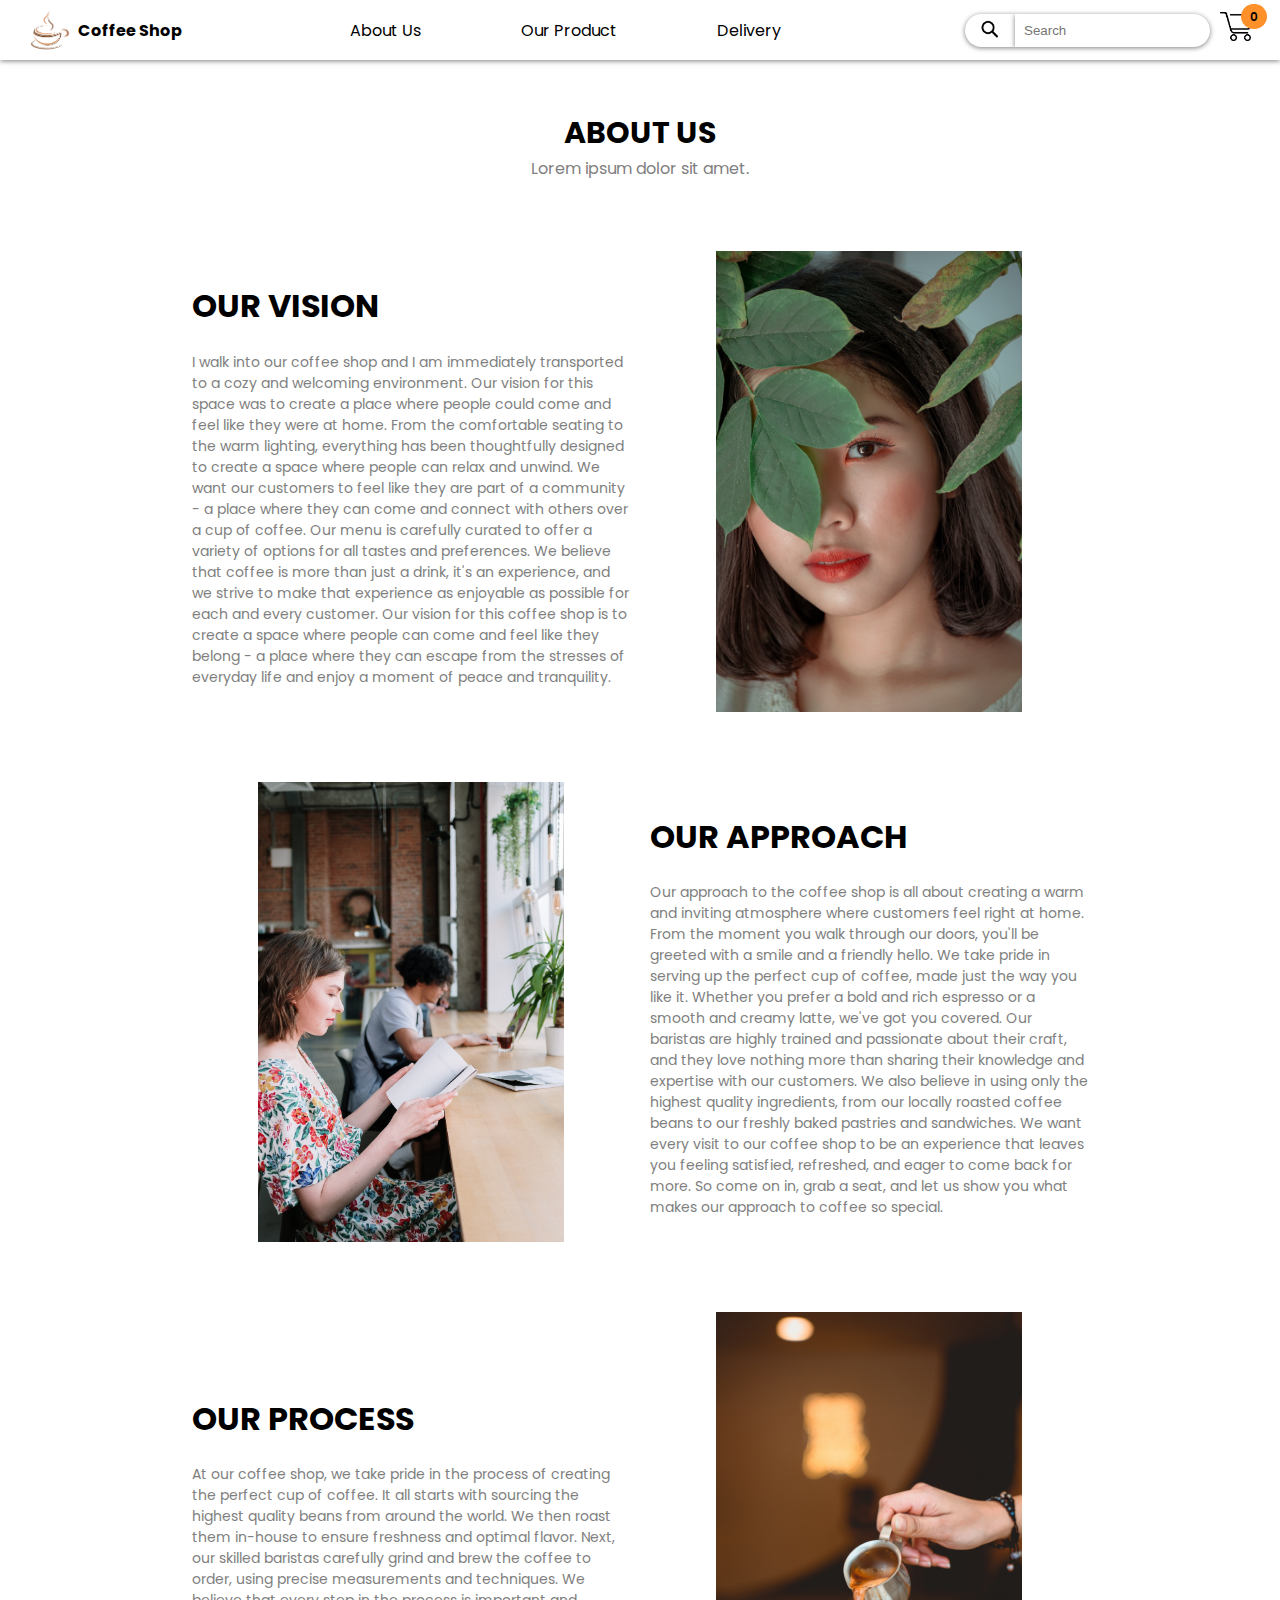
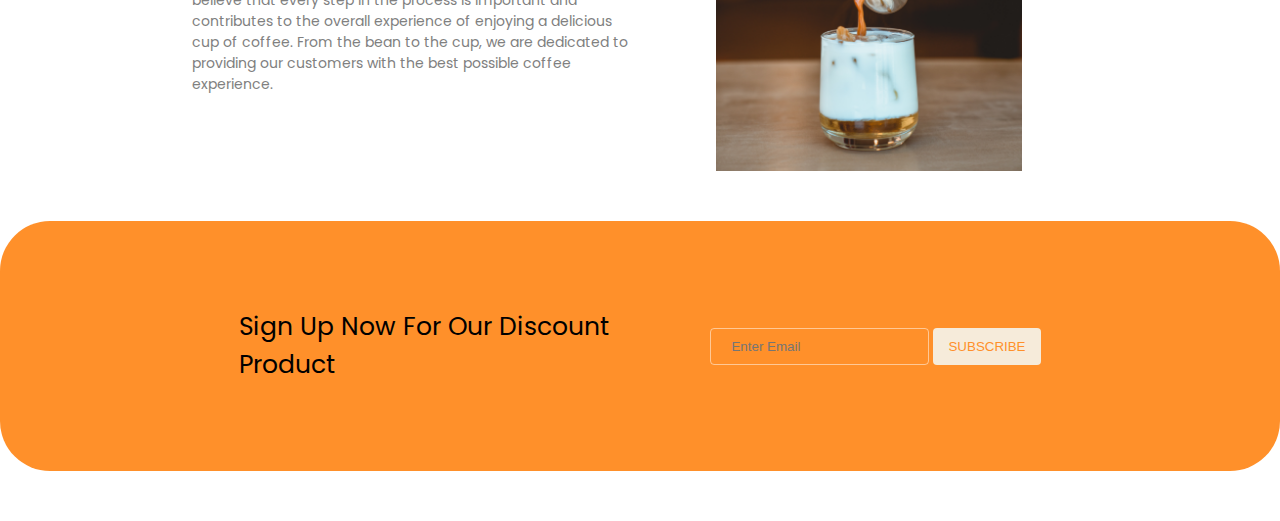
<file: Aboutus/Aboutus.html>
<!DOCTYPE html>
<html lang="en">
<head>
    <meta charset="UTF-8">
    <meta http-equiv="X-UA-Compatible" content="IE=edge">
    <meta name="viewport" content="width=device-width, initial-scale=1.0">
    <title>About us</title>
    <link rel="stylesheet" href="main.css">
    <link rel="stylesheet" href="../menu-css/header.css">
    <link rel="stylesheet" href="header.css">
    <link rel="stylesheet" href="Discount.css">
    <link rel="preconnect" href="https://fonts.googleapis.com">
    <link rel="preconnect" href="https://fonts.gstatic.com" crossorigin>
    <link href="https://fonts.googleapis.com/css2?family=Poppins:ital,wght@0,100;0,200;0,300;0,400;0,500;0,600;0,700;0,800;0,900;1,200;1,300;1,400;1,600;1,900&family=Roboto:wght@400;500;700&display=swap" rel="stylesheet">
    <link rel="stylesheet" href="bodyElement.css">
</head>
<body>
    <div class="header">
        <div class="left-section">
            <img class="coffee-img" src="../image/coffee-logo-png-7502.png" alt="">
            <div class="logo-title">
                <a class="title" href="../index.html">Coffee Shop</a>
            </div>     
        </div>
        <div class="middle-section">
            <a href="Aboutus.html">About Us</a>
            <a href="../OurProduct/product.html">Our Product</a>
            <a href="../Delivery/Delivery.html">Delivery</a>
        </div>
        <div class="right-section">
            <div class="SearchBasket">
                <div class="SearchPart">
                    <button class="Search-btn">
                        <img class="search-img" src="../image/Search.png" alt="">
                    </button>
                    <input class="header-search" placeholder="Search" type="text">
                </div>
                <div class="BasketPart">
                    <a href="../Delivery/Delivery.html"><img class="Basket-img" src="../image/shopping-cart-20392.png" alt=""></a> 
                    <p style="color:black;" id="basket-item-count" class="basket-item-count">0</p>
                </div>
                
            </div>
        </div> 
        <div class="right-section2">
            <div id="BasketPart" class="BasketPart">
                <a href="../Delivery/Delivery.html"><img class="Basket-img" src="../image/shopping-cart-20392.png" alt=""></a> 
                <p style="color:black;" id="basket-item-count2" class="basket-item-count">0</p>
            </div>
            <div class="burger-menu">
                <img onClick="changeIcon();" id="burger-img-source" src="../image/burgerMenu.png" alt="">
            </div>
        </div>
        <div id="header-navigation-section" class="header-navigation-section">
                <a href="Aboutus.html">About us</a>
                <a href="../OurProduct/product.html">Our Product</a>
                <a href="../Delivery/Delivery.html">Delivery</a>
        </div>    
    </div>
    <section class="body-element">
        <div class="presentation-element">
            <h2 class="Aboutus-h2">
                ABOUT US
            </h2>
            <p class="About-description">
                Lorem ipsum dolor sit amet.
            </p>
        </div>
        <div class="element-parts">
            <div class="description-part">
                <h1>
                    OUR VISION
                </h1>
                <p>
                    I walk into our coffee shop and I am immediately transported to a cozy and welcoming environment. 
                    Our vision for this space was to create a place where people could come and feel like they were at home. 
                    From the comfortable seating to the warm lighting, everything has been thoughtfully designed to create a space where people can relax and unwind. 
                    We want our customers to feel like they are part of a community - a place where they can come and connect with others over a cup of coffee. 
                    Our menu is carefully curated to offer a variety of options for all tastes and preferences. 
                    We believe that coffee is more than just a drink, it's an experience, and we strive to make that experience as enjoyable as possible for each and every customer.
                    Our vision for this coffee shop is to create a space where people can come and feel like they belong - a place where they can escape from the stresses of everyday life and enjoy a moment of peace and tranquility.
                </p>
            </div>
            <div class="Image-part">
                <img src="images/pexels-min-an-1079791.jpg" alt="">
            </div>
        </div>
        <div class="element-parts">
            <div class="Image-part">
                <img src="images/pexels-cottonbro-studio-4827510.jpg" alt="">
            </div>
            <div class="description-part">
                <h1>
                    OUR APPROACH
                </h1>
                <p>
                    Our approach to the coffee shop is all about creating a warm and inviting atmosphere where customers feel right at home. 
                    From the moment you walk through our doors, you'll be greeted with a smile and a friendly hello. 
                    We take pride in serving up the perfect cup of coffee, made just the way you like it. 
                    Whether you prefer a bold and rich espresso or a smooth and creamy latte, we've got you covered. 
                    Our baristas are highly trained and passionate about their craft, and they love nothing more than sharing their knowledge and expertise with our customers.
                    We also believe in using only the highest quality ingredients, from our locally roasted coffee beans to our freshly baked pastries and sandwiches. 
                    We want every visit to our coffee shop to be an experience that leaves you feeling satisfied, refreshed, and eager to come back for more. 
                    So come on in, grab a seat, and let us show you what makes our approach to coffee so special.
                </p>
            </div>
            
        </div>
        <div class="element-parts">
            <div class="description-part">
                <h1>
                    OUR PROCESS
                </h1>
                <p>
                    At our coffee shop, we take pride in the process of creating the perfect cup of coffee. 
                    It all starts with sourcing the highest quality beans from around the world. 
                    We then roast them in-house to ensure freshness and optimal flavor. 
                    Next, our skilled baristas carefully grind and brew the coffee to order, using precise measurements and techniques. 
                    We believe that every step in the process is important and contributes to the overall experience of enjoying a delicious cup of coffee. 
                    From the bean to the cup, we are dedicated to providing our customers with the best possible coffee experience.
                </p>
            </div>
            <div class="Image-part">
                <img src="images/pexels-los-muertos-crew-7487376.jpg" alt="">
            </div>
        </div>
    </section>
    <section class="Discount">
        <div class="text-part1">
            <p>
                Sign Up Now For Our Discount <br>
                Product
            </p>
        </div>
        <div class="inputButtonPart">
            <input placeholder="Enter Email" type="text">
            <button>SUBSCRIBE</button>
        </div>
    </section>
</body>
<script src="aboutus.js"></script>
</html>
</file>
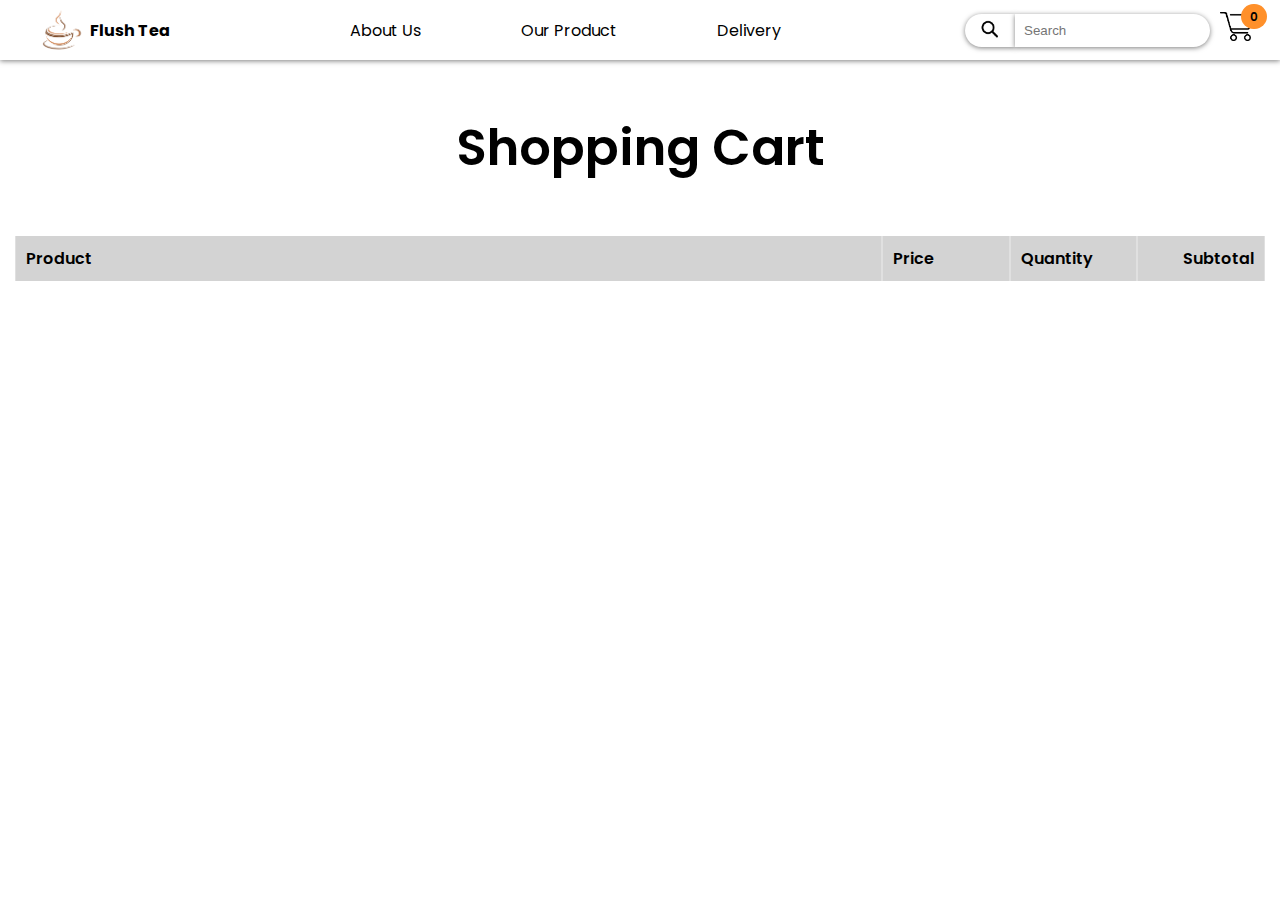
<file: Delivery/Delivery.html>
<!DOCTYPE html>
<html lang="en">
<head>
    <meta charset="UTF-8">
    <meta http-equiv="X-UA-Compatible" content="IE=edge">
    <meta name="viewport" content="width=device-width, initial-scale=1.0">
    <title>Delivery</title>
    <link rel="stylesheet" href="../menu-css/header.css">
    <link rel="stylesheet" href="header.css">
    <link rel="stylesheet" href="paymentInfo.css">
    <link rel="preconnect" href="https://fonts.googleapis.com">
    <link rel="preconnect" href="https://fonts.gstatic.com" crossorigin>
    <link rel="stylesheet" href="main.css">
    <link href="https://fonts.googleapis.com/css2?family=Poppins:ital,wght@0,100;0,200;0,300;0,400;0,500;0,600;0,700;0,800;0,900;1,200;1,300;1,400;1,600;1,900&family=Roboto:wght@400;500;700&display=swap" rel="stylesheet">    
</head>
<body>
    <div class="header">
        <div class="left-section">
            <img class="coffee-img" src="../image/coffee-logo-png-7502.png" alt="">
            <div class="logo-title">
                <a class="title" href="../index.html">Flush Tea</a>
            </div>     
        </div>
        <div class="middle-section">
            <a href="../Aboutus/Aboutus.html">About Us</a>
            <a href="../OurProduct/product.html">Our Product</a>
            <a href="Delivery.html">Delivery</a>
        </div>
        <div class="right-section">
            <div class="SearchBasket">
                <div class="SearchPart">
                    <button class="Search-btn">
                        <img class="search-img" src="../image/Search.png" alt="">
                    </button>
                    <input class="header-search" placeholder="Search" type="text">
                </div>
                <div class="BasketPart">
                    <a href="Delivery.html"><img class="Basket-img" src="../image/shopping-cart-20392.png" alt=""></a> 
                    <p id="basket-item-count" class="basket-item-count">0</p>
                </div>
                
            </div>
            
        </div>
        <div class="right-section2">
            <div id="BasketPart" class="BasketPart">
                <a href="Delivery.html"><img class="Basket-img" src="../image/shopping-cart-20392.png" alt=""></a> 
                <p id="basket-item-count2" class="basket-item-count">0</p>
            </div>
            <div class="burger-menu">
                <img onClick="changeIcon();" id="burger-img-source" src="../image/burgerMenu.png" alt="">
            </div>
        </div>
        <div id="header-navigation-section" class="header-navigation-section">
                <a href="../Aboutus/Aboutus.html">About us</a>
                <a href="../OurProduct/product.html">Our Product</a>
                <a href="Delivery.html">Delivery</a>
        </div>     
    </div> 
    <div class="payementInfo">
        <p class="shopping-cart">Shopping Cart</p>
        <div id="productElement-grid" class="productElement-grid">
            <div class="productElement-flex">
                <div class="product">Product</div>
                <div class="price">Price</div>
                <div class="quantity">Quantity</div>
                <div class="subtotal">Subtotal</div>
            </div>
            
        </div>
    </div>
</body>
<script src="Delivery.js"></script>
</html>
</file>
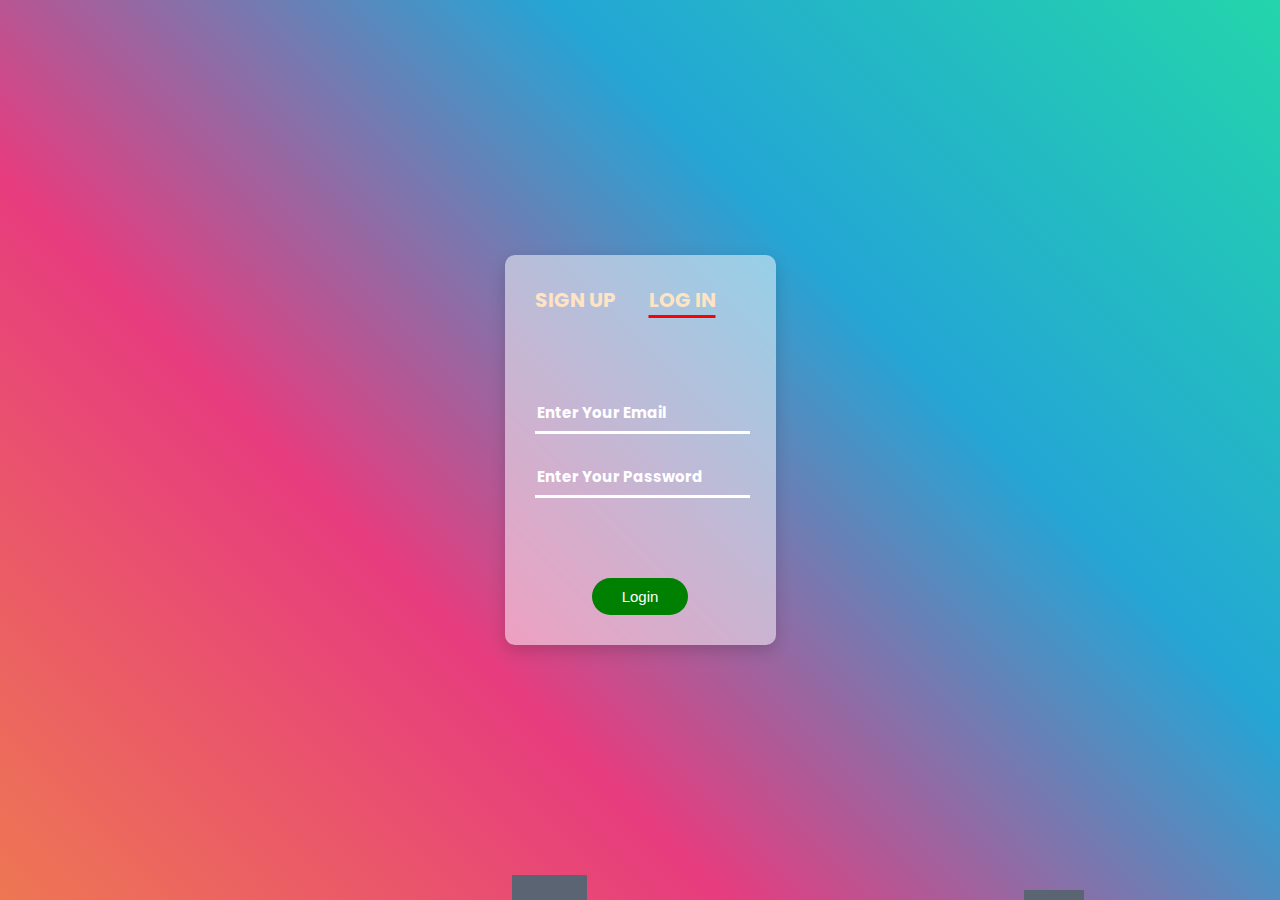
<file: login-css/login.html>
<!DOCTYPE html>
<html lang="en">
<head>
    <meta charset="UTF-8">
    <meta http-equiv="X-UA-Compatible" content="IE=edge">
    <meta name="viewport" content="width=device-width, initial-scale=1.0">
    <title>Login Page</title>
    <link rel="stylesheet" href="login.css">
    <link rel="preconnect" href="https://fonts.googleapis.com">
    <link rel="preconnect" href="https://fonts.gstatic.com" crossorigin>
    <link href="https://fonts.googleapis.com/css2?family=Poppins:ital,wght@0,100;0,200;0,300;0,400;0,500;0,600;0,700;0,800;0,900;1,200;1,300;1,400;1,600;1,900&family=Roboto:wght@400;500;700&display=swap" rel="stylesheet">
</head>
<body>
    <div class="bg">
        <div class="square"></div>
        <div class="square"></div>
        <div class="square"></div>
        <div class="square"></div>
    </div>
    <div class="block-element">
        <div class="sign-log">
            <a href="signup.HTML" class="signup">SIGN UP</a>
            <a href="#" class="login">LOG IN</a>
        </div>
        <div class="input-elements">
            <div class="input">
                <input id="emailInput" placeholder="Enter Your Email" type="text" required>
            </div>
            <div class="input">
                <input id="pswInput" placeholder="Enter Your Password" type="password" required>
            </div>
        </div>
        <div class="button-part">
            <button type="submit" id="loginBtn" class="btn-reg">Login</button>
        </div>
    </div>
</body>
<script src="login.js"></script>
</html>
</file>
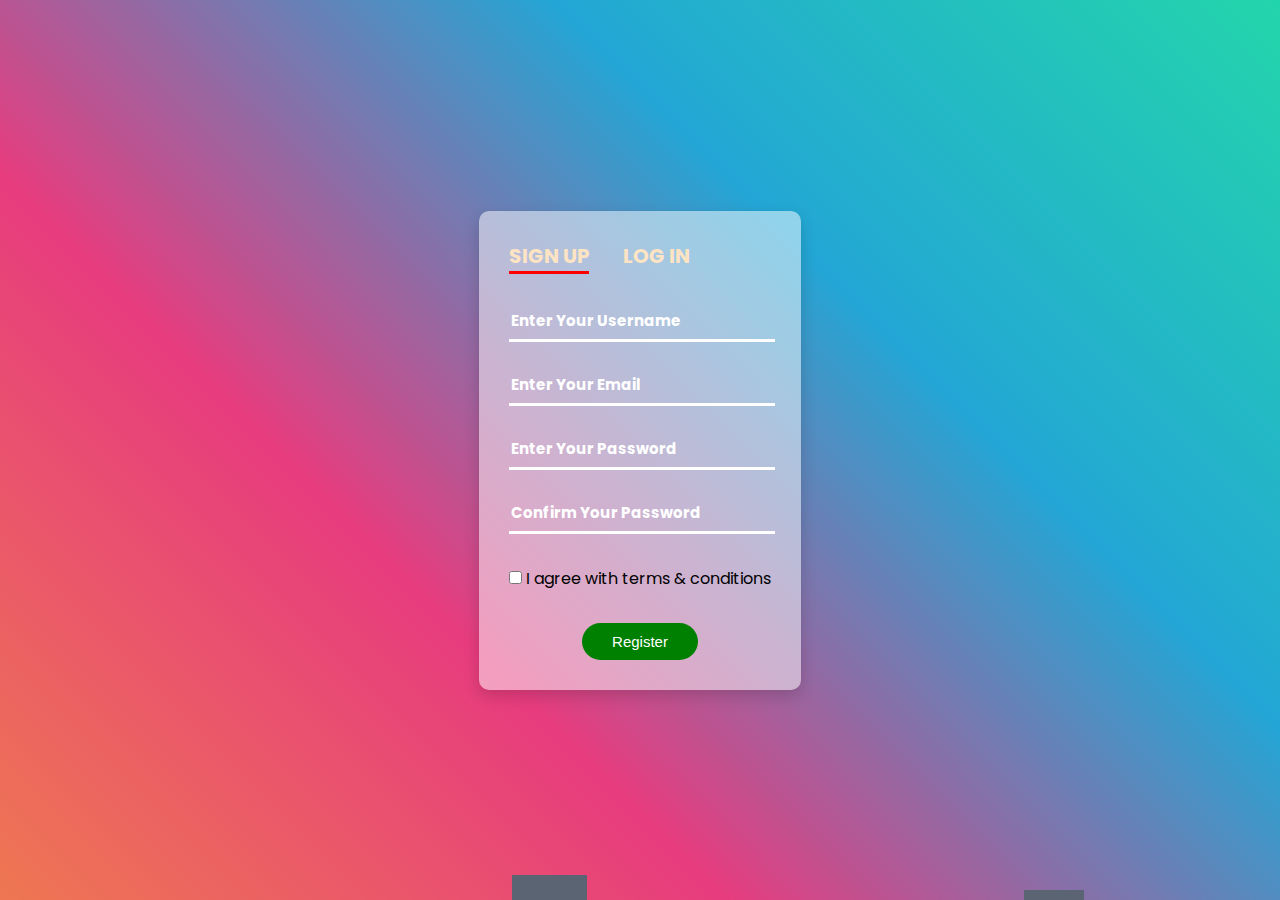
<file: login-css/signup.HTML>
<!DOCTYPE html>
<html lang="en">
<head>
    <meta charset="UTF-8">
    <meta http-equiv="X-UA-Compatible" content="IE=edge">
    <meta name="viewport" content="width=device-width, initial-scale=1.0">
    <title>Login PAGE</title>
    <link rel="stylesheet" href="signup.css">
    <link rel="preconnect" href="https://fonts.googleapis.com">
    <link rel="preconnect" href="https://fonts.gstatic.com" crossorigin>
    <link href="https://fonts.googleapis.com/css2?family=Poppins:ital,wght@0,100;0,200;0,300;0,400;0,500;0,600;0,700;0,800;0,900;1,200;1,300;1,400;1,600;1,900&family=Roboto:wght@400;500;700&display=swap" rel="stylesheet">
</head>
<body>
    <div class="bg">
        <div class="square"></div>
        <div class="square"></div>
        <div class="square"></div>
        <div class="square"></div>
    </div>
    <form id="myForm">
        <div class="block-element">
        
            <div class="sign-log">
                <a href="signup.HTML" class="signup">SIGN UP</a>
                <a href="login.html" class="login">LOG IN</a>
            </div>
            <div class="input-elements">
                <div class="input">
                    <input id="userName" placeholder="Enter Your Username" type="text" required>
                </div>
                <div class="input">
                    <input id="userEmail" placeholder="Enter Your Email" type="text" required>
                </div>
                <div class="input">
                    <input id="userPsw" placeholder="Enter Your Password" type="password" required>
                </div>
                <div class="input">
                    <input id="userCpsw" placeholder="Confirm Your Password" type="password" required>
                </div>
            </div>
            <div class="agree-button">
                <div class="agree">
                    <input id="userCheck" type="checkbox" required>
                    <label>I agree with terms & conditions</label>
                </div>
            </div>
            <div class="button-part">
                <button type="submit" id="btn-reg" class="btn-reg">Register</button>
            </div>
        </div>
    </form>

</body>
<script src="signup.js"></script>
</html>
</file>
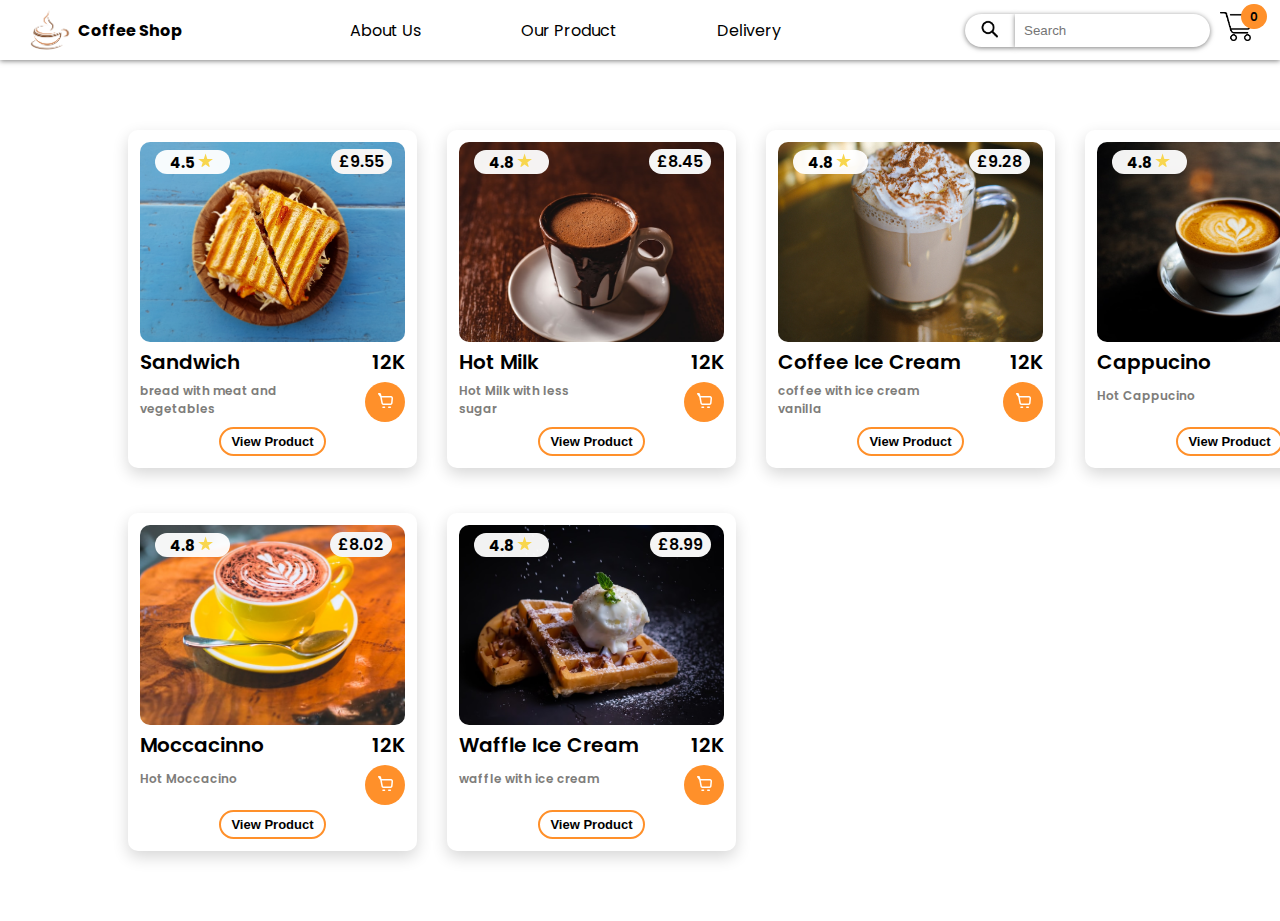
<file: OurProduct/product.html>
<!DOCTYPE html>
<html lang="en">
<head>
    <meta charset="UTF-8">
    <meta http-equiv="X-UA-Compatible" content="IE=edge">
    <meta name="viewport" content="width=device-width, initial-scale=1.0">
    <title>Our Product</title>
    <link rel="stylesheet" href="css/products.css">
    <link rel="stylesheet" href="../menu-css/header.css">
    <link rel="stylesheet" href="css/header.css">
    <link rel="preconnect" href="https://fonts.googleapis.com">
<link rel="preconnect" href="https://fonts.gstatic.com" crossorigin>
<link href="https://fonts.googleapis.com/css2?family=Poppins:ital,wght@0,100;0,200;0,300;0,400;0,500;0,600;0,700;0,800;0,900;1,200;1,300;1,400;1,600;1,900&family=Roboto:wght@400;500;700&display=swap" rel="stylesheet">

</head>
<body>
    <div class="header">
        <div class="left-section">
            <img class="coffee-img" src="../image/coffee-logo-png-7502.png" alt="">
            <div class="logo-title">
                <a class="title" href="../index.html">Coffee Shop</a>
            </div>     
        </div>
        <div class="middle-section">
            <a href="../Aboutus/Aboutus.html">About Us</a>
            <a href="product.html">Our Product</a>
            <a href="../Delivery/Delivery.html">Delivery</a>
        </div>
        <div class="right-section">
            <div class="SearchBasket">
                <div class="SearchPart">
                    <button class="Search-btn">
                        <img class="search-img" src="../image/Search.png" alt="">
                    </button>
                    <input class="header-search" placeholder="Search" type="text">
                </div>
                <div class="BasketPart">
                    <a href="../Delivery/Delivery.html"><img class="Basket-img" src="../image/shopping-cart-20392.png" alt=""></a>
                    <p id="basket-item-count" class="basket-item-count">0</p>
                </div>
                
            </div>
            
        </div>
        <div class="right-section2">
            <div id="BasketPart" class="BasketPart">
                <a href="../Delivery/Delivery.html"><img class="Basket-img" src="../image/shopping-cart-20392.png" alt=""></a> 
                <p id="basket-item-count2" class="basket-item-count">0</p>
            </div>
            <div class="burger-menu">
                <img onClick="changeIcon();" id="burger-img-source" src="../image/burgerMenu.png" alt="">
            </div>
        </div>
        <div id="header-navigation-section" class="header-navigation-section">
                <a href="../Aboutus/Aboutus.html">About us</a>
                <a href="product.html">Our Product</a>
                <a href="../Delivery/Delivery.html">Delivery</a>
        </div>    
    </div>
        <section class="menu-section">
            <div id="menu-section-grid" class="menu-section-grid">
            </div>
        </section>
</body>
<script src="product.mjs"></script>
</html>
</file>
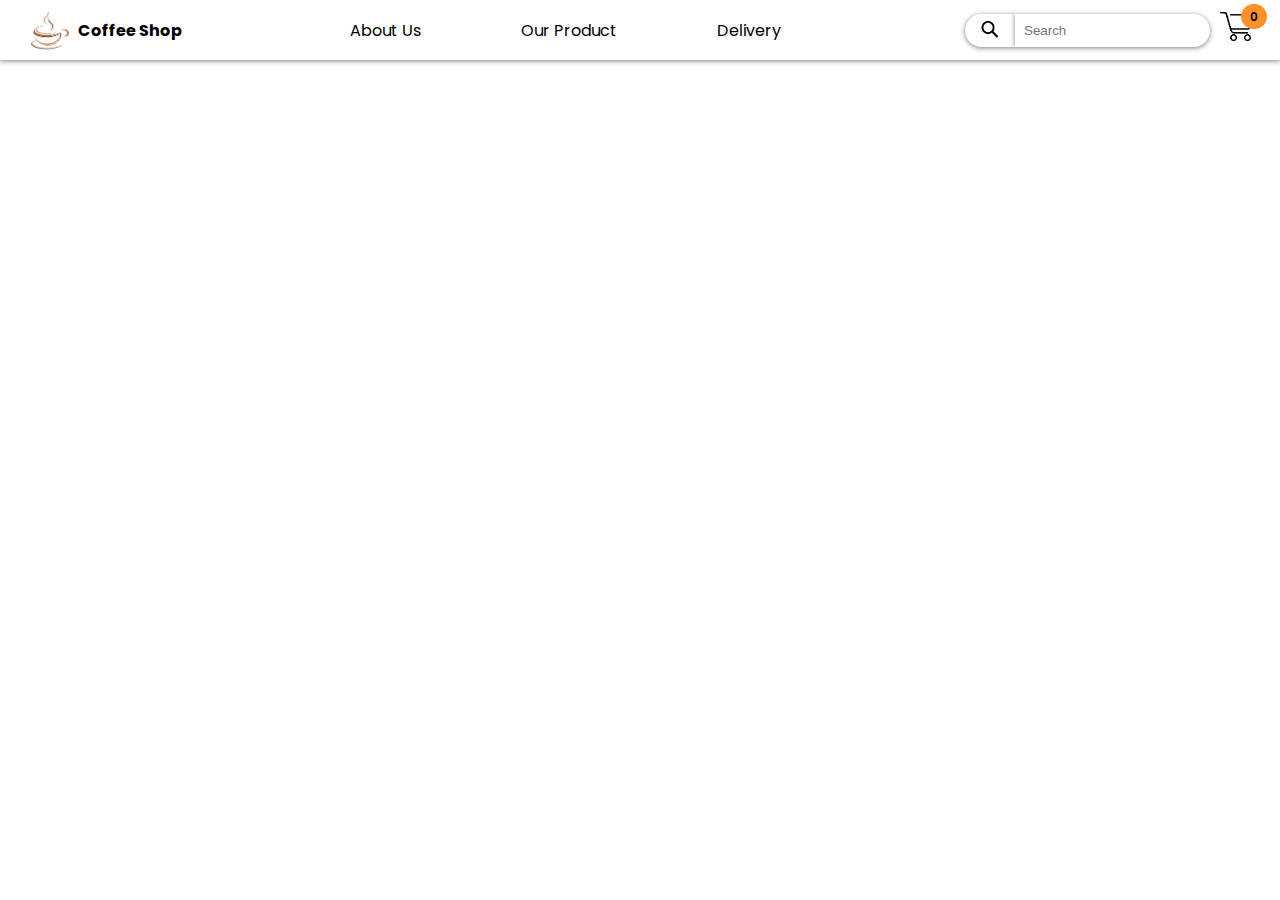
<file: OurProduct/productDetails.html>
<!DOCTYPE html>
<html lang="en">
<head>
    <meta charset="UTF-8">
    <meta http-equiv="X-UA-Compatible" content="IE=edge">
    <meta name="viewport" content="width=device-width, initial-scale=1.0">
    <title>Product Details</title>
    <link rel="stylesheet" href="css/ProductDetail.css">
    <link rel="stylesheet" href="../menu-css/header.css">
    <link rel="stylesheet" href="css/header.css">
    <link rel="preconnect" href="https://fonts.googleapis.com">
    <link rel="preconnect" href="https://fonts.gstatic.com" crossorigin>
    <link href="https://fonts.googleapis.com/css2?family=Poppins:ital,wght@0,100;0,200;0,300;0,400;0,500;0,600;0,700;0,800;0,900;1,200;1,300;1,400;1,600;1,900&family=Roboto:wght@400;500;700&display=swap" rel="stylesheet">
    
</head>
<body>
    <div class="header">
        <div class="left-section">
            <img class="coffee-img" src="../image/coffee-logo-png-7502.png" alt="">
            <div class="logo-title">
                <a class="title" href="../index.html">Coffee Shop</a>
            </div>     
        </div>
        <div class="middle-section">
            <a href="../Aboutus/Aboutus.html">About Us</a>
            <a href="product.html">Our Product</a>
            <a href="../Delivery/Delivery.html">Delivery</a>
        </div>
        <div class="right-section">
            <div class="SearchBasket">
                <div class="SearchPart">
                    <button class="Search-btn">
                        <img class="search-img" src="../image/Search.png" alt="">
                    </button>
                    <input class="header-search" placeholder="Search" type="text">
                </div>
                <div class="BasketPart">
                    <a href="../Delivery/Delivery.html"><img class="Basket-img" src="../image/shopping-cart-20392.png" alt=""></a> 
                    <p id="basket-item-count" class="basket-item-count">0</p>
                </div>
                
            </div>
            
        </div>
        <div class="right-section2">
            <div id="BasketPart" class="BasketPart">
                <a href="../Delivery/Delivery.html"><img class="Basket-img" src="../image/shopping-cart-20392.png" alt=""></a> 
                <p id="basket-item-count2" class="basket-item-count">0</p>
            </div>
            <div class="burger-menu">
                <img onClick="changeIcon();" id="burger-img-source" src="../image/burgerMenu.png" alt="">
            </div>
        </div>
        <div id="header-navigation-section" class="header-navigation-section">
                <a href="../Aboutus/Aboutus.html">About us</a>
                <a href="product.html">Our Product</a>
                <a href="../Delivery/Delivery.html">Delivery</a>
        </div>    
    </div>
    <div id="productDetail-flex" class="productDetail-flex">
    </div>
    
</body>
</html>
<script  src="productDetail.mjs">
</script>
</file>
<file: Aboutus/main.css>
body{
    font-family: poppins;
    margin: 0;
    padding: 0;
}
p{
    color:gray;
}
</file>
<file: menu-css/header.css>
/* Styles the header of a webpage with a grid layout and three columns. Aligns content to center. */
.header {
    display: grid;
    grid-template-columns: 200px 1fr 350px;
    justify-content: center;
    align-items: center;
}
.header-navigation-section{
    display: none;
}
.right-section2{
    display: none;
}
/* Styles the left section of the header with a flex layout and centers the content. */
.left-section {
    display: flex;
    justify-content: center;
    align-items: center;
}

/* Styles the coffee image in the left section by setting its width. */
.coffee-img {
    width: 60px;
}

/* Styles the title element with no hyperlink decoration, black color, and bold font weight. */
.title {
    text-decoration: none;
    color: black;
    font-weight: 700;
}

/* Styles the middle section of the header with flex layout, center alignment, column gap, padding, and minimum width. */
.middle-section {
    /* background-color: aquamarine; */
    display: flex;
    justify-content: center;
    align-items: center;
    column-gap: 100px;
    padding: 10px;
    min-width: 300px;
}

/* Styles the middle section's links with no hyperlink decoration, black color, transition effect, and an underline for hover events. */
.middle-section a {
    text-decoration: none;
    color: black;
    text-overflow: none;
    text-decoration-color:#FF902A;
    transition: color 0.4s;
}
.middle-section a:hover {
    color: #FF902A;
    text-decoration: underline;
    text-decoration-thickness: 0.15em;
    text-decoration-color:#FF902A;
    text-underline-offset: 5px;
}

/* Styles the right section of the header with center alignment and flex layout. */
.right-section {
    justify-content: center;
    align-items: center;
    display: flex;
}

/* Styles the search and basket sections with a flex layout and center alignment. */
.SearchBasket {
    display: flex;
    justify-content: center;
    align-items: center;
}

/* Styles the search bar with padding, border radius, and transition effect for focus events. */
.header-search {
    padding: 9px;
    border: none;
    border-top-right-radius: 20px;
    border-bottom-right-radius: 20px;
    transition: padding-block-end 0.4s;
}
.header-search:focus {
    outline: none;
}
.header-search:hover {
    padding-block-end: 14px;
}

/* Styles the search button with a white background color, no border, width, and border radius. */
.Search-btn {
    display: flex;
    justify-content: center;
    align-items: center;
    background-color: white;
    border: none;
    width: 50px;
    border-bottom-left-radius: 20px;
    border-top-left-radius: 20px;
}

/* Styles the search image with its width. */
.search-img {
    width: 20px;
}

/* Styles the search part of the header with flex layout and start alignment. */
.SearchPart {
    display: flex;
    justify-content: start;
    padding: 10px;
    flex: 1;
}

/* Styles the basket part of the header with center alignment and flex layout. */
.BasketPart {
    justify-content: center;
    /* flex: 1; */
    /* align-items: flex-end; */
    position: relative;
    cursor: pointer;
}

/* Styles the basket image with its width. */
.Basket-img {
    width: 35px;
}
.basket-item-count{
    position: absolute;
    height: 17px;
    width: 18px;
    text-align: center;
    padding: 4px;
    background-color: #FF902A;
    top: -8px;
    border-radius: 25px;
    right: -12px;
    font-size: 12px;
    margin: 0;
    font-weight: 600;
}
@media only screen and (max-width: 767px) {
    .header{
        grid-template-columns: 1fr 1fr;
        /* grid-template-rows: 1fr 1fr; Two rows with equal height */
        grid-gap: 10px; /* Gap between grid cells */
        justify-content: space-between;
        align-items: center;
        padding-top: 1rem;
    }
    .middle-section{
        display: none;
    }
    .right-section{
        display: none;
    }
    .right-section2{
        display: flex;
        justify-content: space-around;
        
    }
    .burger-menu img{
        width: 2rem;
    }
    .header-navigation-section{
        /* display: flex; */
        grid-column: 1 / span 2;
        justify-content: space-around;
    }
    .header-navigation-section a{
        font-size: large;
        text-decoration: none;
        color: black;
        font-weight: 600;
        text-decoration: underline;
        text-decoration-thickness: 0.15em;
        text-decoration-color:#FF902A;
        text-underline-offset: 5px;
    }
    .header-navigation-section{
        padding-bottom: 1rem;
    }
}
</file>
<file: Aboutus/header.css>
.header,.header-search,.Search-btn{
    box-shadow: 0px 1px 5px rgba(0, 0, 0, 0.5);
}
.header{
    height: auto;
}
</file>
<file: Aboutus/Discount.css>
.Discount{
    background-color: #FF902A;
    width: 100%;
    height: 250px;
    margin-bottom: 50px;
    display: flex;
    flex-direction: row;
    border-radius: 50px;
    justify-content: center;
    align-items: center;
    column-gap: 100px;
}
.text-part1 p{
    color: black;
    font-size: 25px;
    font-weight: 400;
}
.inputButtonPart input{
    border: 1px solid rgba(255, 255, 255, 0.5);
    background-color: transparent;
    padding: 10px 20px;
    border-radius: 4px;
}
.inputButtonPart button{
    border: none;
    padding: 11px 15px;
    color: #FF902A;
    border-radius: 4px;
    background-color: #F6EBDA;
}
.inputButtonPart input:focus{
    outline: none;
}
</file>
<file: Aboutus/bodyElement.css>
.body-element{
    display: flex;
    flex-direction: column;
    margin-top: 50px;
    row-gap: 70px;
    margin-bottom: 50px;
}
.presentation-element{
    text-align: center;
}
.Aboutus-h2{
  margin: 0;
  font-size: 30px;
}
.About-description{
    margin: 0;
}
.element-parts{
    display: grid;
    grid-template-columns: 1fr 1fr;
    justify-content: center;
    align-items: center;
    width: 70%;
    margin: auto;
    column-gap: 20px;
}
.description-part{
    width: 100%;
    /* text-justify: newspaper; */
}
.description-part P{
    font-size: 14px;
}
.Image-part{
    flex: 1;
    display: flex;
    justify-content: center;
    /* align-items: center; */
}
.Image-part img{
    width: 70%;
    min-width: 50%;
}
</file>
<file: Delivery/header.css>
.header,.header-search,.Search-btn{
    box-shadow: 0px 1px 5px rgba(0, 0, 0, 0.5);
}
.header{
    height: auto;
}
</file>
<file: Delivery/paymentInfo.css>
.payementInfo{
    margin-bottom: 150px;
}
.shopping-cart{
    text-align: center;
    font-size: 50px;
    font-weight: 600;
}
.productElement-grid{
    display: grid;
    grid-template-rows: 1fr;
    margin: 0px 15px;
    width: auto;
}
.productElement-flex{
    display: flex;
    flex-direction: row;
    background-color: lightgray;
}
.product,.price,.quantity,.subtotal{
    border: 1px solid rgba(255, 255, 255, 0.3);
    padding: 10px;
    border-top: none;
    border-bottom: none;
    font-weight: 600;
}
.product{
    flex: 8;
}
.price,.quantity,.subtotal{
    flex: 1;
}
.ProductElement-flex-js{
    display: flex;
    flex-direction: row;
    padding: 10px;
    align-items: center;
}
.product-js{
    flex: 8;
    display: flex;
    flex-direction: row;
    align-items: center;
    column-gap: 20px;
}
.product-js button img{
    width: 20px;
}
.product-js button{
    background-color: transparent;
    border: none;
    cursor: pointer;
}
.product-img{
    width: 150px;
    height: 150px;
    object-fit: cover;
    object-position: center;
    border-radius: 10px;
}
.product-name{
    font-size: 20px;
    font-weight: 600;
}
.price-js,.quantity-js,.subtotal-js{
    flex: 1;
}
.quantity-js{
    display: flex;
    flex-direction: row;
    align-items: center;
    column-gap: 10px;
}
.quantity-js img{
    width: 25px;
    height: 25px;
    cursor: pointer;
}
.quantity-js p{
    font-size: large;
    font-weight: 600;
}
.subtotal,.subtotal-js{
    text-align: right;
}
@media only screen and (max-width: 767px) {
    .product{
        flex: 1;
    }
    .payementInfo{
        display: flex;
        flex-direction: column;
        align-items: center;
        justify-content: center;
    }
    .shopping-cart{
        font-size:xx-large;
    }
    .productElement-grid{
        display: flex;
        flex-direction: column;
        align-items: center;
        width: 100%;
    }
    .ProductElement-flex-js{
        display: flex;
        flex-direction: row;
        padding: 0;
        width: 100%;
        justify-content:space-around;
    }
    .product-js{
        flex: 1;
        display: grid;
        column-gap: 0;
        grid-template-columns: 1fr 1fr;
        max-width: 85.28px;
        padding: 10px;
    }
    .product-js button{
        padding: 0;
        width: max-content;
    }
    .product-img{
        width:50px;
        height: 50px;
    }
    .product-name{
        grid-column: 1 / span 2;
        font-size:small;
        text-align: center;
        margin: 0;
    }
    .price-js{
        display: grid;
        align-items: center;
        justify-content: center;
        flex: none;
    }
    .quantity-js{
        display: flex;
        justify-content: center;
        align-items: center;
        column-gap: 2px;
        flex: none;
    }
    .subtotal-js{
        flex: none;
    }
    .productElement-flex{
        width: 100%;
    }
    .quantity-p{
        margin: 0;
    }
}
</file>
<file: Delivery/main.css>
body{
    margin: 0;
    padding: 0;
    font-family: poppins;
}
</file>
<file: login-css/login.css>
body{
    margin: 0;
    padding: 0;
    font-family: poppins;
    /* background: #343d4b; */
    /* background-image: url(../image/pexels-julie-aagaard-2351275.jpg); */
    height: 100vh;
    width: 100%;
    object-fit: cover;
    background-size: 400% 400%;
    animation: GradientBG 15s ease infinite;
    background: linear-gradient(45deg, #EE7752, #E73C7E, #23A6D5, #23D5AB);
    display: grid;
    justify-content: center;
    align-items: center;
}
.signup,.login{
    color: bisque;
    font-size: 20px;
    font-weight: 700;
    margin-right: 30px;
    cursor: pointer;
}
.signup{
    text-decoration: none;
}
.login{
    text-decoration-line: underline;
    text-underline-offset:8px;
    text-decoration-thickness: 3px;
    text-decoration-color: red;
}
.sign-log{
    z-index: 9999;
}
.block-element{
    background-color: transparent;
    display: flex;
    flex-direction: column;
    row-gap: 5rem;
    padding: 30px;
    border-radius: 10px;
    background: rgba(255, 255, 255, 0.5); /* Adds a semi-transparent white background */
    border-radius: 10px; /* Gives the element rounded corners */
    box-shadow: 0 0 10px rgba(0, 0, 0, 0.5), 0 0 20px rgba(0, 0, 0, 0.3); box-shadow: 0px 6px 16px rgba(0, 0, 0, 0.16);
    z-index: 9999;
}
.input-elements{
    display: grid;
    margin: auto;
    grid-template-rows: 1fr 1fr ;
    row-gap: 25px;
    width: 100%;
    z-index: 9999;
}
.input input{
    border-top: 0;
    border-left: 0;
    border-right: 0;
    border-bottom: 3px;
    border-color: white ;
    border-style: solid;
    background-color: transparent;
    width: 100%;
    padding: 10;
    margin-top: 10px;
    flex: 1fr;
    padding-bottom: 10px;
    transition: border-color 0.5s;
}
.input input::placeholder{
    color: white;
    font-weight: 700;
    font-size: 15px;
    font-family: poppins;
}
.input input:focus{
    border-color: green;
    border-style: solid;
}
.input input:focus{
    outline: none;
}
.agree input{
    margin:0;
}
.agree-button{
    display: grid;
    margin: auto;
    margin-top: -30px;
    z-index: 9999;
}
.button-part{
    display: grid;
    margin: auto;
    z-index: 9999;
}
.btn-reg{
    background-color: green;
    border: none;
    padding: 10px 30px;
    border-radius: 30px;
    font-size: 15px;
    color: white;
    transition: padding 0.4s;
}
.btn-reg a{
    text-decoration: none;
    color: white;
}
.btn-reg:hover{
    padding: 15px 35px;
}
.bg {
    position: absolute;
    top: 0;
    left: 0;
    width: 100%;
    height: 100%;
    overflow: hidden;
    z-index: 1;
  }

  .square {
    z-index: 1;
    position: absolute;
    bottom: -50px;
    width: 50px;
    height: 50px;
    background-color: #5a6473;
    animation: square 10s infinite linear alternate;
    transform-origin: bottom;
  }

  .square:nth-child(1) {
    left: 20%;
  }

  .square:nth-child(2) {
    left: 40%;
    height: 75px;
    width: 75px;
    animation-duration: 8s;
  }

  .square:nth-child(3) {
    left: 60%;
    height: 30px;
    width: 30px;
    animation-delay: 2s;
    animation-direction: reverse;
  }

  .square:nth-child(4) {
    left: 80%;
    height: 60px;
    width: 60px;
    animation-duration: 6s;
  }

  @keyframes square {
    from {
      transform: translateY(0) rotate(0);
    }
    to {
      transform: translateY(-2000px) rotate(720deg);
    }
  }
  @keyframes GradientBG {
    0% {
      background-position: 0% 50%;
    }
    50% {
      background-position: 100% 50%;
    }
    100% {
      background-position: 0% 50%;
    }
  }
@media only screen and (max-width: 767px) {
    .block-element{
        width: 85%;
        margin: auto;
    }
}
@media only screen and (min-width: 768px) and (max-width: 1023px) {
  .block-element{
    width: 100%;
  }
}
</file>
<file: login-css/signup.css>
body{
    margin: 0;
    padding: 0;
    font-family: poppins;
    /* background: #343d4b; */
    /* background-image: url(../image/pexels-julie-aagaard-2351275.jpg); */
    height: 100vh;
    width: 100%;
    object-fit: cover;
    background-size: 400% 400%;
    animation: GradientBG 5s ease infinite;
    background: linear-gradient(45deg, #EE7752, #E73C7E, #23A6D5, #23D5AB);
    display: grid;
    justify-content: center;
    align-items: center;
}
.signup,.login{
    color: bisque;
    font-size: 20px;
    font-weight: 700;
    margin-right: 30px;
    cursor: pointer;
}
.login{
    text-decoration: none;
}
.signup{
    text-decoration-line: underline;
    text-underline-offset:8px;
    text-decoration-thickness: 3px;
    text-decoration-color: red;
}
.sign-log{
    z-index: 9999;
}
.block-element{
    background-color: transparent;
    /* width: 100%; */
    /* height: 75vh; */
    /* display: grid; */
    margin: auto;
    /* grid-template-rows: 20px 1fr 100px 50px ; */
    display: flex;
    flex-direction: column;
    row-gap: 2rem;
    padding: 30px;
    border-radius: 10px;
    background: rgba(255, 255, 255, 0.5); /* Adds a semi-transparent white background */
    border-radius: 10px; /* Gives the element rounded corners */
    box-shadow: 0 0 10px rgba(0, 0, 0, 0.5), 0 0 20px rgba(0, 0, 0, 0.3); box-shadow: 0px 6px 16px rgba(0, 0, 0, 0.16);
    z-index: 9999;
}
.input-elements{
    display: grid;
    margin: auto;
    grid-template-rows: 1fr 1fr 1fr 1fr;
    row-gap: 25px;
    width: 100%;
    z-index: 9999;
}
.input input{
    border-top: 0;
    border-left: 0;
    border-right: 0;
    border-bottom: 3px;
    border-color: white ;
    border-style: solid;
    background-color: transparent;
    width: 100%;
    padding: 10;
    margin-top: 10px;
    flex: 1fr;
    padding-bottom: 10px;
    transition: border-color 0.5s;
}
.input input::placeholder{
    color: white;
    font-weight: 700;
    font-size: 15px;
    font-family: poppins;
}
.input input:focus{
    border-color: green;
    border-style: solid;
}
.input input:focus{
    outline: none;
}
.agree input{
    margin:0;
}
.agree-button{
    display: grid;
    margin: auto;
    z-index: 9999;
}
.button-part{
    display: grid;
    margin: auto;
    z-index: 9999;
}
.btn-reg{
    background-color: green;
    border: none;
    padding: 10px 30px;
    border-radius: 30px;
    font-size: 15px;
    color: white;
    transition: padding 0.4s;
}
.btn-reg:hover{
    padding: 15px 35px;
}
.bg {
    position: absolute;
    top: 0;
    left: 0;
    width: 100%;
    height: 100%;
    overflow: hidden;
    z-index: 1;
  }

  .square {
    z-index: 1;
    position: absolute;
    bottom: -50px;
    width: 50px;
    height: 50px;
    background-color: #5a6473;
    animation: square 10s infinite linear alternate;
    transform-origin: bottom;
  }

  .square:nth-child(1) {
    left: 20%;
  }

  .square:nth-child(2) {
    left: 40%;
    height: 75px;
    width: 75px;
    animation-duration: 8s;
  }

  .square:nth-child(3) {
    left: 60%;
    height: 30px;
    width: 30px;
    animation-delay: 2s;
    animation-direction: reverse;
  }

  .square:nth-child(4) {
    left: 80%;
    height: 60px;
    width: 60px;
    animation-duration: 6s;
  }

  @keyframes square {
    from {
      transform: translateY(0) rotate(0);
    }
    to {
      transform: translateY(-2000px) rotate(720deg);
    }
  }
  @keyframes GradientBG {
    0% {
      background-position: 0% 50%;
    }
    50% {
      background-position: 100% 50%;
    }
    100% {
      background-position: 0% 50%;
    }
  }
@media only screen and (max-width: 767px) {
    .block-element{
        width: 75%;
    }
    body{
      display: flex;
      justify-content: center;
      align-items: center;
    } 
    /* .button-part{
      margin-top: 1.5rem;
    }  */
}
@media only screen and (min-width: 768px) and (max-width: 1023px) {
  .block-element{
    width: 100%;
    grid-template-rows: 20px 1fr 95px 50px;
  }
}
</file>
<file: OurProduct/css/products.css>
body{
    font-family: poppins;
    margin: 0;
    padding: 0;
}
.header,.header-search,.Search-btn{
    box-shadow: 0px 1px 5px rgba(0, 0, 0, 0.5);
}
.header{
    height: 75px;
}
/* Styles the menu section of a webpage with margin, width, and grid layout. */
.menu-section {
    width: 80%;
    display: grid;
    /* Centers the menu-section element both horizontally and vertically on the webpage. */
    margin: auto;
    margin-top: 70px;
    margin-bottom: 70px;
}

/* Styles special text within the menu section with font size and weight. */
.special-menu-text {
    font-size: 22px;
    font-weight: 600;
}

/* Styles elements with an underline for each word offset by 8px. */
.service-un {
    text-underline-offset: 8px;
}

/* Styles the grid layout of the menu section with column and row spacing. */
.menu-section-grid {
    display: grid;
    grid-template-columns: 1fr 1fr 1fr 1fr;
    row-gap: 45px;
    column-gap: 30px;
}

/* Styles each element in the menu section with width, grid layout, box shadow, padding, and border radius. */
.menu-section-element {
    width: 265px;
    display: flex;
    flex-direction: column;
    /* grid-template-rows: 1fr 50px 50px; */
    justify-content: center;
    box-shadow: 0px 6px 16px rgba(0, 0, 0, 0.16);
    padding: 12px;
    border-radius: 10px;
    /* Adds transition effect for hover events. */
    transition: padding 0.4s;
    row-gap: 5px;
}
.menu-section-element:hover {
    /* Increases padding on hover event. */
    padding: 20px;
}

/* Styles the image part of each element in the menu section with height, width, object fit and position, and border radius. */
.menu-section-img-part img {
    height: 100%;
    width: 100%;
    object-fit: cover;
    object-position: bottom;
    border-radius: 10px;
}

/* Positions the image part relative to its container. */
.menu-section-img-part {
    position: relative;
}

/* Styles the rating of each element in the menu section with grid layout, position, background color, padding, and border radius. */
.menu-rating {
    display: grid;
    grid-template-columns: 1fr 1fr;
    position: absolute;
    top: 8px;
    left:15px;
    background-color: rgba(255, 255, 255, 0.95);
    padding: 0.5px 10px 0.5px 15px;
    border-radius: 50px;
}

/* Styles the rating text within each element with font size, weight, and margin. */
.menu-rating p {
    font-size: 15px;
    font-weight: 700;
    margin: 0;
}

/* Styles for image ratings in a menu */
.menu-rating img{
    width: 15px;
    height: 15px;
    object-fit: cover;
    margin-left: 3px;
    margin-top: 2.5px;
}

/* Styles for image parts in a menu section */
.menu-section-img-part{
    height: 200px;
    width: 265px;
}

/* Styles for name and description elements in a menu section */
.menu-section-name,.menu-section-description{
    display: inline-block;
}

/* Styles for name element (a <p> tag inside a menu section) */
.menu-section-name p{
    display: inline-block;
    margin: 0;
    font-size: 20px;
    font-weight: 600;
}

/* Styles for name and view elements in a menu section */
.menu-section-nameView{
    display: flex;
    justify-content: space-between;
}
.menu-section-view p{
    display: inline-block;
    margin: 0;
    font-size: 20px;
    font-weight: 600;
}
/* .menu-section-view{
    display: grid;
    justify-content: end;
    align-items: center;
} */

/* Styles for description element (a <p> tag inside a menu section) */
.menu-section-description p{
    display: inline-block;
    margin: 0;
    font-size: 12px;
    color: #7E7D7A;
    font-weight: 600;
}

/* Styles for an image in a menu section */
.menu-section-img{
    width:15px;
}

/* Styles for a button element in a menu section */
.menu-section-button{
    background-color: #FF902A;
    border: none;
    border-radius: 80px;
    width: 40px;
    height: 40px;
    cursor: pointer;
    transition: width 0.4s , height 0.4s;
}
.menu-section-button:hover{
    width: 45px;
    height: 45px;
}

/* Styles for a container that holds both a description and a button */
.menu-section-description-button{
    display: flex;
    flex-direction: row;
    justify-content: space-between;
}

/* Styles for an image in the button container */
.menu-section-button-img{
    display: grid;
    justify-content: end;
}
.menu-price{
    position: absolute;
    top:7px;
    right: 13px;
    background-color:whitesmoke;
    padding: 0px 8px;
    border-radius: 15px;
}
#price{
    margin: 0;
    font-weight: 600;
    font-size: 16px;
}
.menu-btn{
    display: flex;
    justify-content: center;
    align-items: center;
}
.menu-btn button{
    border: 2px solid #FF902A;
    padding: 5px 10px;
    background-color: white;
    border-radius: 20px;
    color: black;
    font-size: 13px;
    font-weight: 600;
    cursor: pointer;
    transition: background-color 0.4s ,color 0.4s,padding 0.4s ;
}
.menu-btn button:hover{
    background-color: #FF902A;
    color: white;
}
.menu-btn button:active{
    padding: 7px 12px;
}

@media only screen and (max-width: 767px) {
    .menu-section-grid{
        grid-template-columns: 1fr;
        justify-content: center;
        align-items: center;
    }
    .menu-section{
        max-width: 300px;
        display: flex;
        justify-content: center;
        align-items: center;
    }
}
</file>
<file: OurProduct/css/header.css>
.header,.header-search,.Search-btn{
    box-shadow: 0px 1px 5px rgba(0, 0, 0, 0.5);
}
.header{
    margin-top: 0;
    width: 100%;
    height: auto;
}
</file>
<file: OurProduct/css/ProductDetail.css>
body{
    margin: 0;
    padding: 0;
    font-family: poppins;
}
.productDetail-flex{
    margin-top: 70px;
    display: grid;
    grid-template-columns: 1fr 1fr;
    justify-content: center;
    align-items: start;
    margin-bottom: 80px;
}
.image-part{
    display: flex;
    justify-content: center;
    align-items: center;
}
.image-part img{
    width: 500px;
    height: 530px;
    object-fit: cover;
    /* object-position: 0pc -270px; */
    border-radius: 10px;
    object-position: bottom;
}
.information-part{
    display: flex;
    flex-direction: column;
    justify-content: end;
    align-items: flex-start;
}
.name-part{
    font-size: 40px;
    margin: 0;
    font-weight: 600;
    color: #FF902A;
}
.view-part{
    margin: 0;
    font-size: 30px;
    font-weight: 500;
}
.price-part{
    margin: 0;
    font-size: 35px;
    color: #FF902A;
    font-weight: 600;
}
.note-part{
    font-size: 20px;
    margin: 0;
    font-weight: 600;
}
.note-part img{
    width: 20px;
    vertical-align:-2px;
}
.description-part{
    width: 80%;
}
.btn-info{
    padding: 10px 20px;
    color: white;
    background-color:#FF902A;
    border-radius: 5px;
    border: none;
    font-size: 15px;
    font-weight: 600;
    cursor: pointer;
    transition: padding 0.4s;
}
.btn-info:hover{
    padding: 12px 22px;
}
@media only screen and (max-width: 767px) {
    .productDetail-flex{
        display: flex;
        flex-direction: column;
        padding: 1rem;
    }
    .image-part{
        width: 100%;
    }
    .image-part img{
        width: 100%;
        height: 50vh;
    }
    .information-part{
        width: 100%;
    }
    .description-part{
        text-align: justify;
    }
    .information-part{
        justify-content: center;
        align-items: center;
    }
    .productDetail-flex{
        align-items: center;
    }
}
</file>
